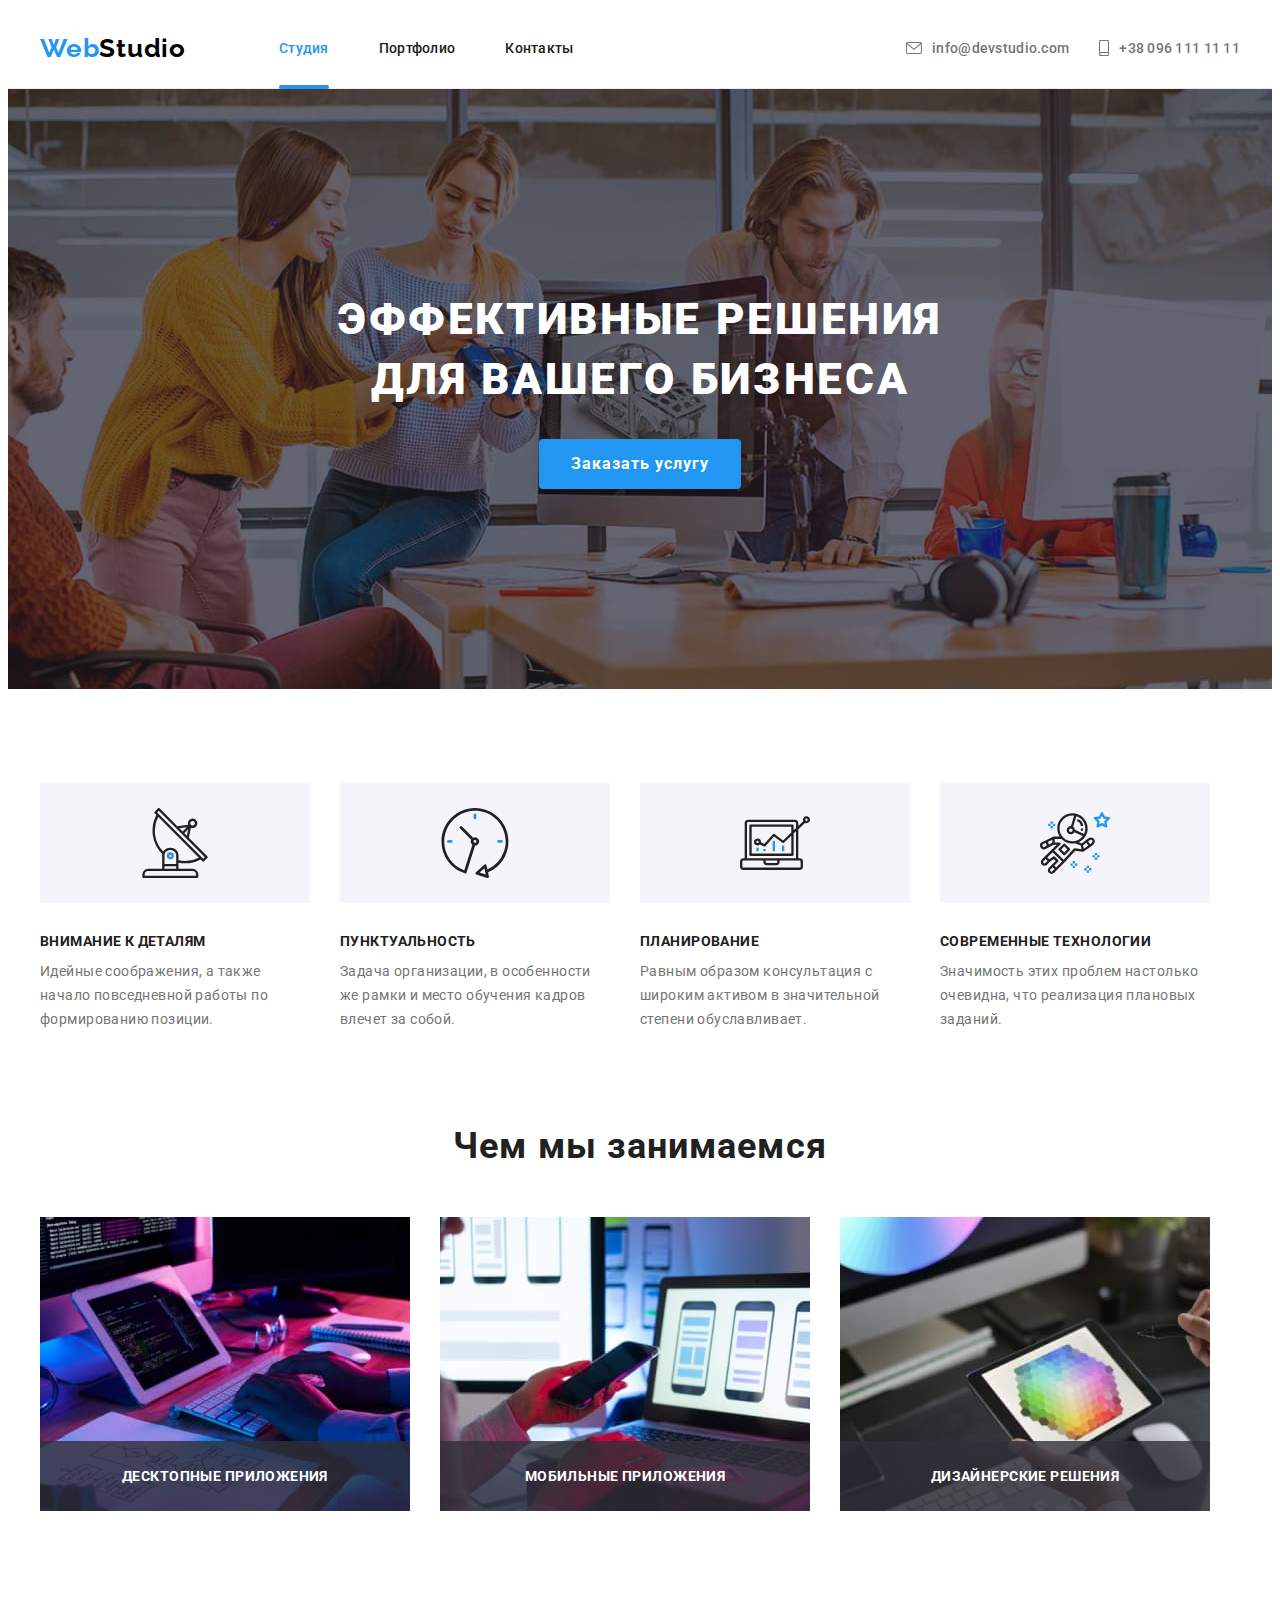
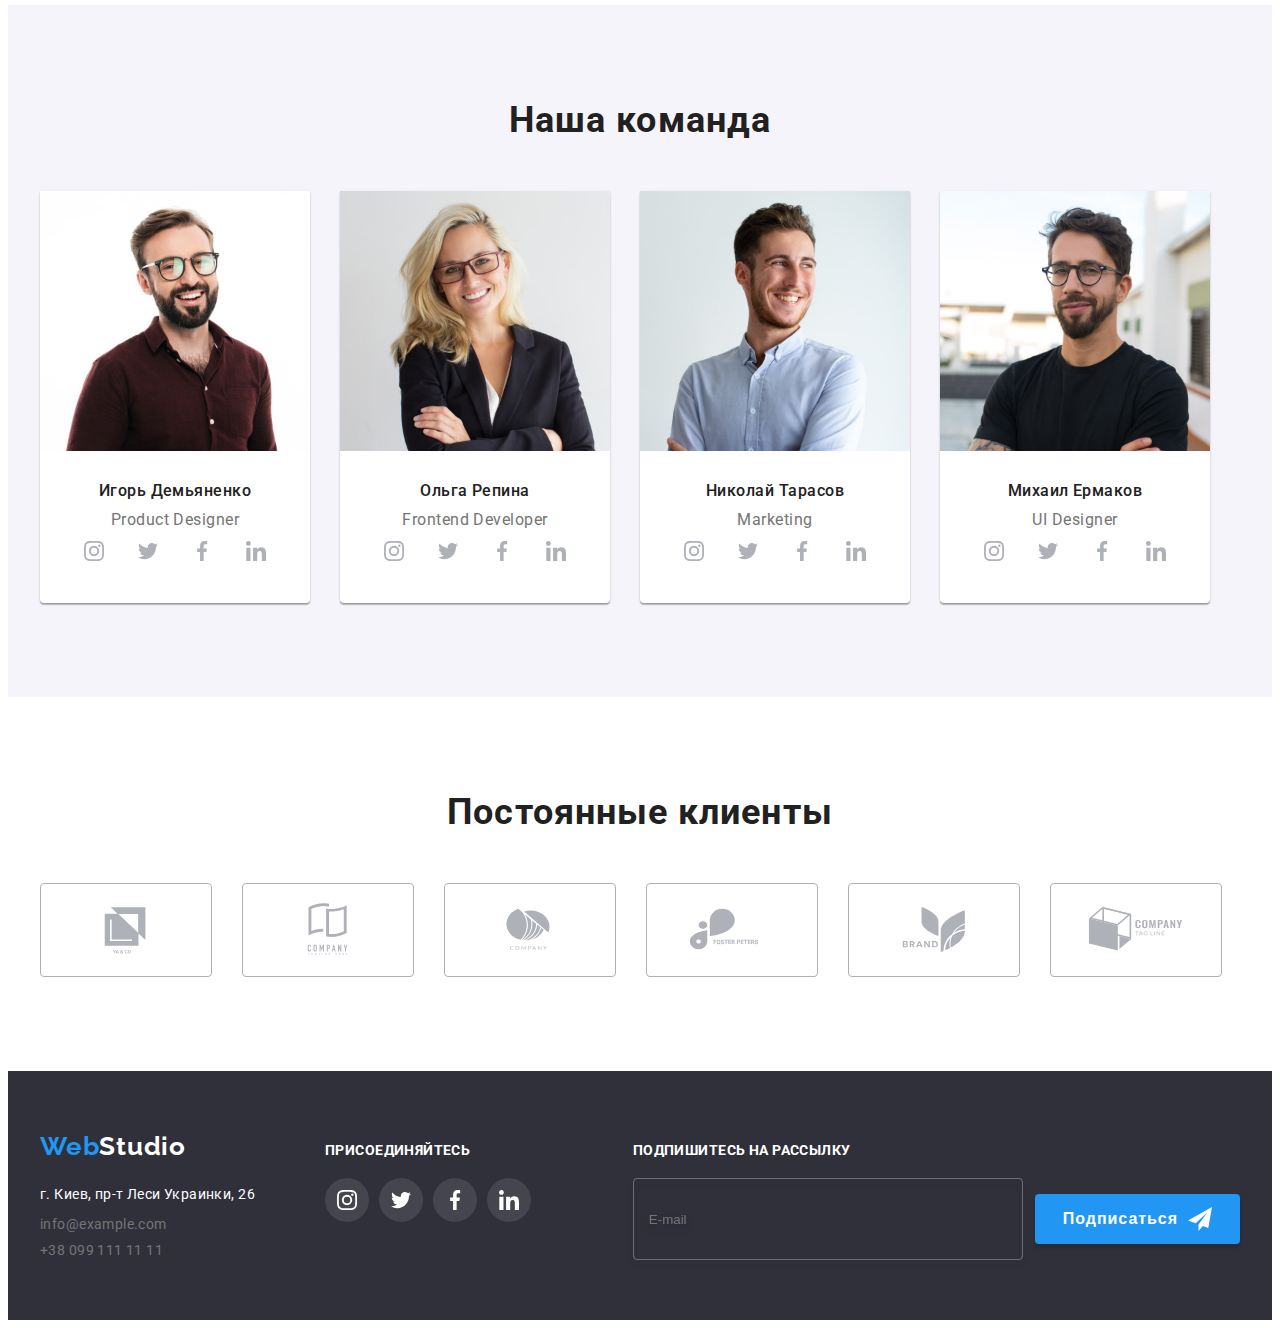
<file: index.html>
<!DOCTYPE html>
<html lang=ru>

<head>
    <meta charset="UTF-8">
    <meta http-equiv="X-UA-Compatible" content="IE=edge">
    <meta name="viewport" content="width=device-width, initial-scale=1.0">
    <title lang="en">WebStudio</title>

    <!-- Normolize  -->
    <link rel="stylesheet" href="https://cdnjs.cloudflare.com/ajax/libs/modern-normalize/1.1.0/modern-normalize.min.css"
        integrity="sha512-wpPYUAdjBVSE4KJnH1VR1HeZfpl1ub8YT/NKx4PuQ5NmX2tKuGu6U/JRp5y+Y8XG2tV+wKQpNHVUX03MfMFn9Q=="
        crossorigin="anonymous" referrerpolicy="no-referrer" />

    <!-- Підключені шрифти -->
    <link rel="preconnect" href="https://fonts.googleapis.com">
    <link rel="preconnect" href="https://fonts.gstatic.com" crossorigin>
    <link
        href="https://fonts.googleapis.com/css2?family=Raleway:wght@700&family=Roboto:wght@100;400;500;700;900&display=swap"
        rel="stylesheet">

    <!-- CSS -->
    <link rel="stylesheet" href="./css/styles.css">

</head>

<body>
    <!-- Секція навігації Header -->
    <header class="header">
        <!-- Навігація по сайту -->
        <div class="container header-container">
            <nav class="header-nav">
                <a class="logo-link link" href="./index.html" lang="en">
                    <span class="logo-style">Web</span>Studio
                </a>
                <ul class="list header-nav-list">
                    <li class="header-item sectiontem">
                        <a class="link header-link current" href="./index.html" lang="ru">Студия</a>
                    </li>
                    <li class="header-item sectiontem">
                        <a class="link header-link" href="./portfolio.html" lang="ru">Портфолио</a>
                    </li>
                    <li class="header-item sectiontem">
                        <a class="link header-link" href="#" lang="ru">Контакты</a>
                    </li>
                </ul>
            </nav>
            <!-- Е-меіл і телефон -->
            <ul class="list header-auth">
                <li class="auth-item">
                    <a class="link header-auth-link" href="mailto:info@devstudio.com">
                        <svg class="icons-contacts" width="16" height="12">
                            <use href="./images/icons.svg#envelope"></use>
                        </svg>info@devstudio.com</a>
                </li>
                <li class="auth-item">
                    <a class="link header-auth-link header-phone" href="tel:+380961111111">
                        <svg class="icons-contacts" width="10" height="16">
                            <use href="./images/icons.svg#smartphone"></use>
                        </svg>+38 096 111 11 11</a>
                </li>
            </ul>
        </div>

    </header>

    <!-- Секція головного контенту -->
    <main class="maim">
        <!-- Секція заголовку і кнопки -->
        <section class="section hero-section">
            <div class="container">
                <h1 class="hero-title" lang="ru">Эффективные решения для вашего бизнеса</h1>
                <button class="btn btn-mode-dark" type="button" data-modal-open>Заказать услугу</button>

            </div>
        </section>
        <!-- Особливості -->
        <section class="section feature">
            <div class="container">
                <h2 class="visually-hidden">Особенности</h2>
                <ul class="list feature-list">
                    <li class="feature-item">
                        <div class="benefits-box-icons">
                            <svg class="benefits-icons" width="70px" height="70px">
                                <use href="./images/icons.svg#antenna"></use>
                            </svg>
                        </div>
                        <h3 class="title feature-title" lang="ru">Внимание к деталям</h3>
                        <p class="text feature-uppertitle" lang="ru">Идейные соображения, а также начало повседневной
                            работы по формированию позиции.</p>
                    </li>
                    <li class="feature-item">
                        <div class="benefits-box-icons">
                            <svg class="benefits-icons" width="70px" height="70px">
                                <use href="./images/icons.svg#clock"></use>
                            </svg>
                        </div>
                        <h3 class="title feature-title" lang="ru">Пунктуальность</h3>
                        <p class="text feature-uppertitle" lang="ru">Задача организации, в особенности же рамки и место
                            обучения кадров влечет за собой.</p>
                    </li>
                    <li class="feature-item">
                        <div class="benefits-box-icons">
                            <svg class="benefits-icons" width="70px" height="70px">
                                <use href="./images/icons.svg#diagram"></use>
                            </svg>
                        </div>
                        <h3 class="title feature-title" lang="ru">Планирование</h3>
                        <p class="text feature-uppertitle" lang="ru">Равным образом консультация с широким активом в
                            значительной степени обуславливает.</p>
                    </li>
                    <li class="feature-item">
                        <div class="benefits-box-icons">
                            <svg class="benefits-icons" width="70px" height="70px">
                                <use href="./images/icons.svg#astronaut"></use>
                            </svg>
                        </div>
                        <h3 class="title feature-title" lang="ru">Современные технологии</h3>
                        <p class="text feature-uppertitle" lang="ru">Значимость этих проблем настолько очевидна, что
                            реализация плановых заданий.</p>
                    </li>
                </ul>
            </div>
        </section>
        <!-- О нас фото -->
        <section class="section about">
            <div class="container">
                <h2 class="title about-title" lang="ru">Чем мы занимаемся</h2>
                <ul class="list about-list">
                    <li class="about-item">
                        <img class="about-img" src="./images/about/box-planshet-z-klaviaturoy.jpg"
                            alt="Руки печатают на портативной клавиатуре програмный код на планшете" width="370">
                        <p class="about-txt">Десктопные приложения</p>
                    </li>
                    <li class="about-item">
                        <img class="about-img" src="./images/about/box-telephon.jpg"
                            alt="Телефон, ноутбук, проекторное дублировние картинки на ноутбуке" width="370">
                        <p class="about-txt">Мобильные приложения</p>
                    </li>
                    <li class="about-item">
                        <img class="about-img" src="./images/about/box-planshet-z-palitroi.jpg"
                            alt="Планшет з палитрой цветов" width="370">
                        <p class="about-txt">Дизайнерские решения</p>
                    </li>
                </ul>
            </div>
        </section>
        <!-- О сотрудниках з фото -->
        <section class="section team">
            <div class="container">
                <h2 class="title team-title" lang="ru">Наша команда</h2>
                <ul class="list team-list">
                    <li class="team-item">
                        <img class="team-img" src="./images/team/img-igor.jpg"
                            alt="Мужичина с бородой в очках в коричневой рубашке" width="270">
                        <div class="card">
                            <h3 class="title team-uppertitle" lang="ru">Игорь Демьяненко</h3>
                            <p class="text team-text" lang="en">Product Designer</p>
                            <ul class="list team-list-icons">
                                <li class="team-item-icons">
                                    <a class="link team-link-icons" target="_blank" rel="noopener noreferrer"
                                        href="https://www.instagram.com/" aria-label="Инстаграм">
                                        <svg class="team-icons" width="20" height="20">
                                            <use href="./images/icons.svg#instagram"></use>
                                        </svg>
                                    </a>
                                </li>
                                <li class="team-item-icons">
                                    <a class="link team-link-icons" target="_blank" rel="noopener noreferrer"
                                        href="https://twitter.com/?lang=ru" aria-label="Твиттер">
                                        <svg class="team-icons" width="20" height="20">
                                            <use href="./images/icons.svg#twitter"></use>
                                        </svg>
                                    </a>
                                </li>
                                <li class="team-item-icons">
                                    <a class="link team-link-icons" target="_blank" rel="noopener noreferrer"
                                        href="https://www.facebook.com/" aria-label="Фейсбук">
                                        <svg class="team-icons" width="20" height="20">
                                            <use href="./images/icons.svg#facebook"></use>
                                        </svg>
                                    </a>
                                </li>
                                <li class="team-item-icons">
                                    <a class="link team-link-icons" target="_blank" rel="noopener noreferrer"
                                        href="https://www.linkedin.com/" aria-label="Линкедин">
                                        <svg class="team-icons" width="20" height="20">
                                            <use href="./images/icons.svg#linkedin"></use>
                                        </svg>
                                    </a>
                                </li>
                            </ul>
                        </div>
                    </li>
                    <li class="team-item">

                        <img class="team-img" src="./images/team/img-olha.jpg" alt="Блондинка в очках и черном пиджаке"
                            width="270">
                        <div class="card">
                            <h3 class="title team-uppertitle" lang="ru">Ольга Репина</h3>
                            <p class="text team-text" lang="en">Frontend Developer</p>
                            <ul class="list team-list-icons">
                                <li>
                                    <a class="link team-link-icons" target="_blank" rel="noopener noreferrer"
                                        href="https://www.instagram.com/" aria-label="Инстаграм">
                                        <svg class="team-icons" width="20" height="20">
                                            <use href="./images/icons.svg#instagram"></use>
                                        </svg>
                                    </a>
                                </li>
                                <li>
                                    <a class="link team-link-icons" target="_blank" rel="noopener noreferrer"
                                        href="https://twitter.com/?lang=ru" aria-label="Твиттер">
                                        <svg class="team-icons" width="20" height="20">
                                            <use href="./images/icons.svg#twitter"></use>
                                        </svg>
                                    </a>
                                </li>
                                <li>
                                    <a class="link team-link-icons" target="_blank" rel="noopener noreferrer"
                                        href="https://www.facebook.com/" aria-label="Фейсбук">
                                        <svg class="team-icons" width="20" height="20">
                                            <use href="./images/icons.svg#facebook"></use>
                                        </svg>
                                    </a>
                                </li>
                                <li>
                                    <a class="link team-link-icons" target="_blank" rel="noopener noreferrer"
                                        href="https://www.linkedin.com/" aria-label="Линкедин">
                                        <svg class="team-icons" width="20" height="20">
                                            <use href="./images/icons.svg#linkedin"></use>
                                        </svg>
                                    </a>
                                </li>
                            </ul>
                        </div>
                    </li>
                    <li class="team-item">
                        <img class="team-img" src="./images/team/img-nikita.jpg"
                            alt="Парень с бородой в белой рубашке улибается" width="270">
                        <div class="card">
                            <h3 class="title team-uppertitle" lang="ru">Николай Тарасов</h3>
                            <p class="text team-text" lang="en">Marketing</p>
                            <ul class="list team-list-icons">
                                <li>
                                    <a class="link team-link-icons" target="_blank" rel="noopener noreferrer"
                                        href="https://www.instagram.com/" aria-label="Инстаграм">
                                        <svg class="team-icons" width="20" height="20">
                                            <use href="./images/icons.svg#instagram"></use>
                                        </svg>
                                    </a>
                                </li>
                                <li>
                                    <a class="link team-link-icons" target="_blank" rel="noopener noreferrer"
                                        href="https://twitter.com/?lang=ru" aria-label="Твиттер">
                                        <svg class="team-icons" width="20" height="20">
                                            <use href="./images/icons.svg#twitter"></use>
                                        </svg>
                                    </a>
                                </li>
                                <li>
                                    <a class="link team-link-icons" target="_blank" rel="noopener noreferrer"
                                        href="https://www.facebook.com/" aria-label="Фейсбук">
                                        <svg class="team-icons" width="20" height="20">
                                            <use href="./images/icons.svg#facebook"></use>
                                        </svg>
                                    </a>
                                </li>
                                <li>
                                    <a class="link team-link-icons" target="_blank" rel="noopener noreferrer"
                                        href="https://www.linkedin.com/" aria-label="Линкедин">
                                        <svg class="team-icons" width="20" height="20">
                                            <use href="./images/icons.svg#linkedin"></use>
                                        </svg>
                                    </a>
                                </li>
                            </ul>
                        </div>
                    </li>
                    <li class="team-item">
                        <img class="team-img" src="./images/team/img-misha.jpg"
                            alt="Парень в очках и борой в черной футболке" width="270">
                        <div class="card">
                            <h3 class="title team-uppertitle" lang="ru">Михаил Ермаков</h3>
                            <p class="text team-text" lang="en">UI Designer</p>
                            <ul class="list team-list-icons">
                                <li>
                                    <a class="link team-link-icons" target="_blank" rel="noopener noreferrer"
                                        href="https://www.instagram.com/" aria-label="Инстаграм">
                                        <svg class="team-icons" width="20" height="20">
                                            <use href="./images/icons.svg#instagram"></use>
                                        </svg>
                                    </a>
                                </li>
                                <li>
                                    <a class="link team-link-icons" target="_blank" rel="noopener noreferrer"
                                        href="https://twitter.com/?lang=ru" aria-label="Твиттер">
                                        <svg class="team-icons" width="20" height="20">
                                            <use href="./images/icons.svg#twitter"></use>
                                        </svg>
                                    </a>
                                </li>
                                <li>
                                    <a class="link team-link-icons" target="_blank" rel="noopener noreferrer"
                                        href="https://www.facebook.com/" aria-label="Фейсбук">
                                        <svg class="team-icons" width="20" height="20">
                                            <use href="./images/icons.svg#facebook"></use>
                                        </svg>
                                    </a>
                                </li>
                                <li>
                                    <a class="link team-link-icons" target="_blank" rel="noopener noreferrer"
                                        href="https://www.linkedin.com/" aria-label="Линкедин">
                                        <svg class="team-icons" width="20" height="20">
                                            <use href="./images/icons.svg#linkedin"></use>
                                        </svg>
                                    </a>
                                </li>
                            </ul>
                        </div>
                    </li>
                </ul>
            </div>
        </section>
        <!-- Постояние коиенти -->
        <section class="section">
            <div class="container clients-container">
                <h2 class="title clients-title">Постоянные клиенты</h2>
                <ul class="list clients-list">
                    <li>
                        <a class="clients-link link" href="./index.html" target="_blank" rel="noopener noreferrer">
                            <svg class="clients-icons" width="106" height="60">
                                <use href="./images/icons.svg#client-1"></use>
                            </svg>
                        </a>
                    </li>
                    <li>
                        <a class="clients-link link" href="./index.html" target="_blank" rel="noopener noreferrer">
                            <svg class="clients-icons" width="106" height="60">
                                <use href="./images/icons.svg#client-2"></use>
                            </svg>
                        </a>
                    </li>
                    <li>
                        <a class="clients-link link" href="./index.html" target="_blank" rel="noopener noreferrer">
                            <svg class="clients-icons" width="106" height="60">
                                <use href="./images/icons.svg#client-3"></use>
                            </svg>
                        </a>
                    </li>
                    <li>
                        <a class="clients-link link" href="./index.html" target="_blank" rel="noopener noreferrer">
                            <svg class="clients-icons" width="106" height="60">
                                <use href="./images/icons.svg#client-4"></use>
                            </svg>
                        </a>
                    </li>
                    <li>
                        <a class="clients-link link" href="./index.html" target="_blank" rel="noopener noreferrer">
                            <svg class="clients-icons" width="106" height="60">
                                <use href="./images/icons.svg#client-5"></use>
                            </svg>
                        </a>
                    </li>
                    <li>
                        <a class="clients-link link" href="./index.html" target="_blank" rel="noopener noreferrer">
                            <svg class="clients-icons" width="106" height="60">
                                <use href="./images/icons.svg#client-6"></use>
                            </svg>
                        </a>
                    </li>
                </ul>
            </div>
        </section>
    </main>
    <!-- Секція підвалу, прав, контактної інформаціх -->
    <footer class="footer">
        <div class="container footer-container">
            <div class="footer-address">
                <!-- Лого з посиланням -->
                <a class="link footer-logo" href="./index.html" lang="en"><span class="logo-style">Web</span>Studio</a>
                <address class="address">
                    <ul class="list footer-list">
                        <!-- Адреса -->
                        <li class="address-item"><a class="link address-link footer-contacts"
                                href="https://goo.gl/maps/Kzo8s4aSdxviGHbG7" target="_blank"
                                rel="noopener nofollow noreferrer">г. Киев, пр-т Леси Украинки, 26</a>
                        </li>
                        <!-- Е-меіл і телефон -->
                        <li class="address-item">
                            <a class="link footer-contacts footer-mail"
                                href="mailto:info@example.com">info@example.com</a>
                        </li>
                        <li class="address-item">
                            <a class="link footer-contacts footer-phone" href="tel:+380991111111">+38 099 111 11 11</a>
                        </li>
                    </ul>
                </address>
            </div>
            <div class="footer-socials">
                <p class="footer-socials-title">Присоединяйтесь</p>
                <ul class="list footer-socials-list">
                    <li class="footer-socials-item">
                        <a class="link footer-socials-link" target="_blank" rel="noopener noreferrer"
                            href="https://www.instagram.com/" aria-label="Инстаграм">
                            <svg class="footers-icons" width="20" height="20">
                                <use href="./images/icons.svg#instagram"></use>
                            </svg>
                        </a>
                    </li>
                    <li class="footer-socials-item">
                        <a class="link footer-socials-link" target="_blank" rel="noopener noreferrer"
                            href="https://twitter.com/?lang=ru" aria-label="Твиттер">
                            <svg class="footers-icons" width="20" height="20">
                                <use href="./images/icons.svg#twitter"></use>
                            </svg>
                        </a>
                    </li>
                    <li class=" footer-socials-item">
                        <a class="link footer-socials-link" target="_blank" rel="noopener noreferrer"
                            href="https://www.facebook.com/" aria-label="Фейсбук">
                            <svg class="footers-icons" width="20" height="20">
                                <use href="./images/icons.svg#facebook"></use>
                            </svg>
                        </a>
                    </li>
                    <li class="footer-socials-item">
                        <a class="link footer-socials-link" target="_blank" rel="noopener noreferrer"
                            href="https://www.linkedin.com/" aria-label="Линкедин">
                            <svg class="footers-icons" width="20" height="20">
                                <use href="./images/icons.svg#linkedin"></use>
                            </svg>
                        </a>
                    </li>
                </ul>
            </div>
            <!-- Subscribe -->
            <div class="subscribe-container">
                <p class="footer-socials-title subscribe-slogan">Подпишитесь на рассылку</p>
                <form class="subsribe-form">
                    <label class="email-label visually-hidden" for="mail-subscribe"></label>
                    <input class="email-input" type="email" name="mail-subscribe" id="mail-subscribe"
                        placeholder="E-mail" required />
                    <button class="subscribe-btn" type="submit">
                        Подписаться
                        <svg class="subscribe-icon" width="24" height="24">
                            <use href="./images/icons.svg#send-footer"></use>
                        </svg>
                    </button>
                </form>
            </div>
        </div>
    </footer>

    <!-- Modal window -->
    <div class="backdrop is-hidden" data-modal>
        <div class="modal">
            <button class="modal-btn" type="button" data-modal-close>
                <svg class="modal-btn-icon" width="18" height="18">
                    <use href="./images/icons.svg#close-black-icon"></use>
                </svg>
            </button>

            <!-- Registration form -->

            <form class="form modal-form">
                <strong class="title form-title">Оставьте свои данные, мы вам перезвоним</strong>

                <label class="registration-label" for="name">Имя</label>
                <div class="input-field">
                    <input class="form-input" type="text" name="name" id="name" placeholder="" autofocus required />
                    <svg class="registration-icon" width="18" height="18">
                        <use href="./images/icons.svg#person-form"></use>
                    </svg>
                </div>

                <label class="registration-label" for="tel">Телефон</label>
                <div class="input-field">
                    <input class="form-input" type="tel" name="tel" id="tel" placeholder="" required />
                    <svg class="registration-icon" width="18" height="18">
                        <use href="./images/icons.svg#phone-form"></use>
                    </svg>
                </div>

                <label class="registration-label" for="mail">Почта</label>
                <div class="input-field">
                    <input class="form-input" type="email" name="mail" id="mail" placeholder="" required />
                    <svg class="registration-icon" width="18" height="18">
                        <use href="./images/icons.svg#email-form"></use>
                    </svg>
                </div>

                <label class="registration-label" for="comment">Комментарий</label>
                <textarea class="form-input comment" name="comment" id="comment" cals="30" rows="5"
                    placeholder="Введите текст"></textarea>

                <label class="policy-label">
                    <input class="checkbox visually-hidden" type="checkbox" name="checkbox" value="agrement"
                        id="checkbox" required />
                    <svg class="checkbox-icon" width="16" height="15">
                        <use class="checkbox-icon-empty" href="./images/icons/sprite.svg#icon-check-box"></use>
                        <use class="checkbox-icon-checked" href="./images/icons/sprite.svg#icon-check"></use>
                    </svg>
                    <span class="checkbox-text"></span>Соглашаюсь с рассылкой и принимаю&nbsp;
                    <a class="policy-link" href="" target="_blank" rel="noopener noreferrer">Условия договора</a>
                </label>


                <button class="registration-btn" type="submit">Відправити</button>
            </form>
        </div>
    </div>

    <!-- JS modal window script -->
    <script src="./js/modal.js"></script>

    <!-- JS registration form -->
    <script src="./js/registration.js"></script>
</body>

</html>
</file>
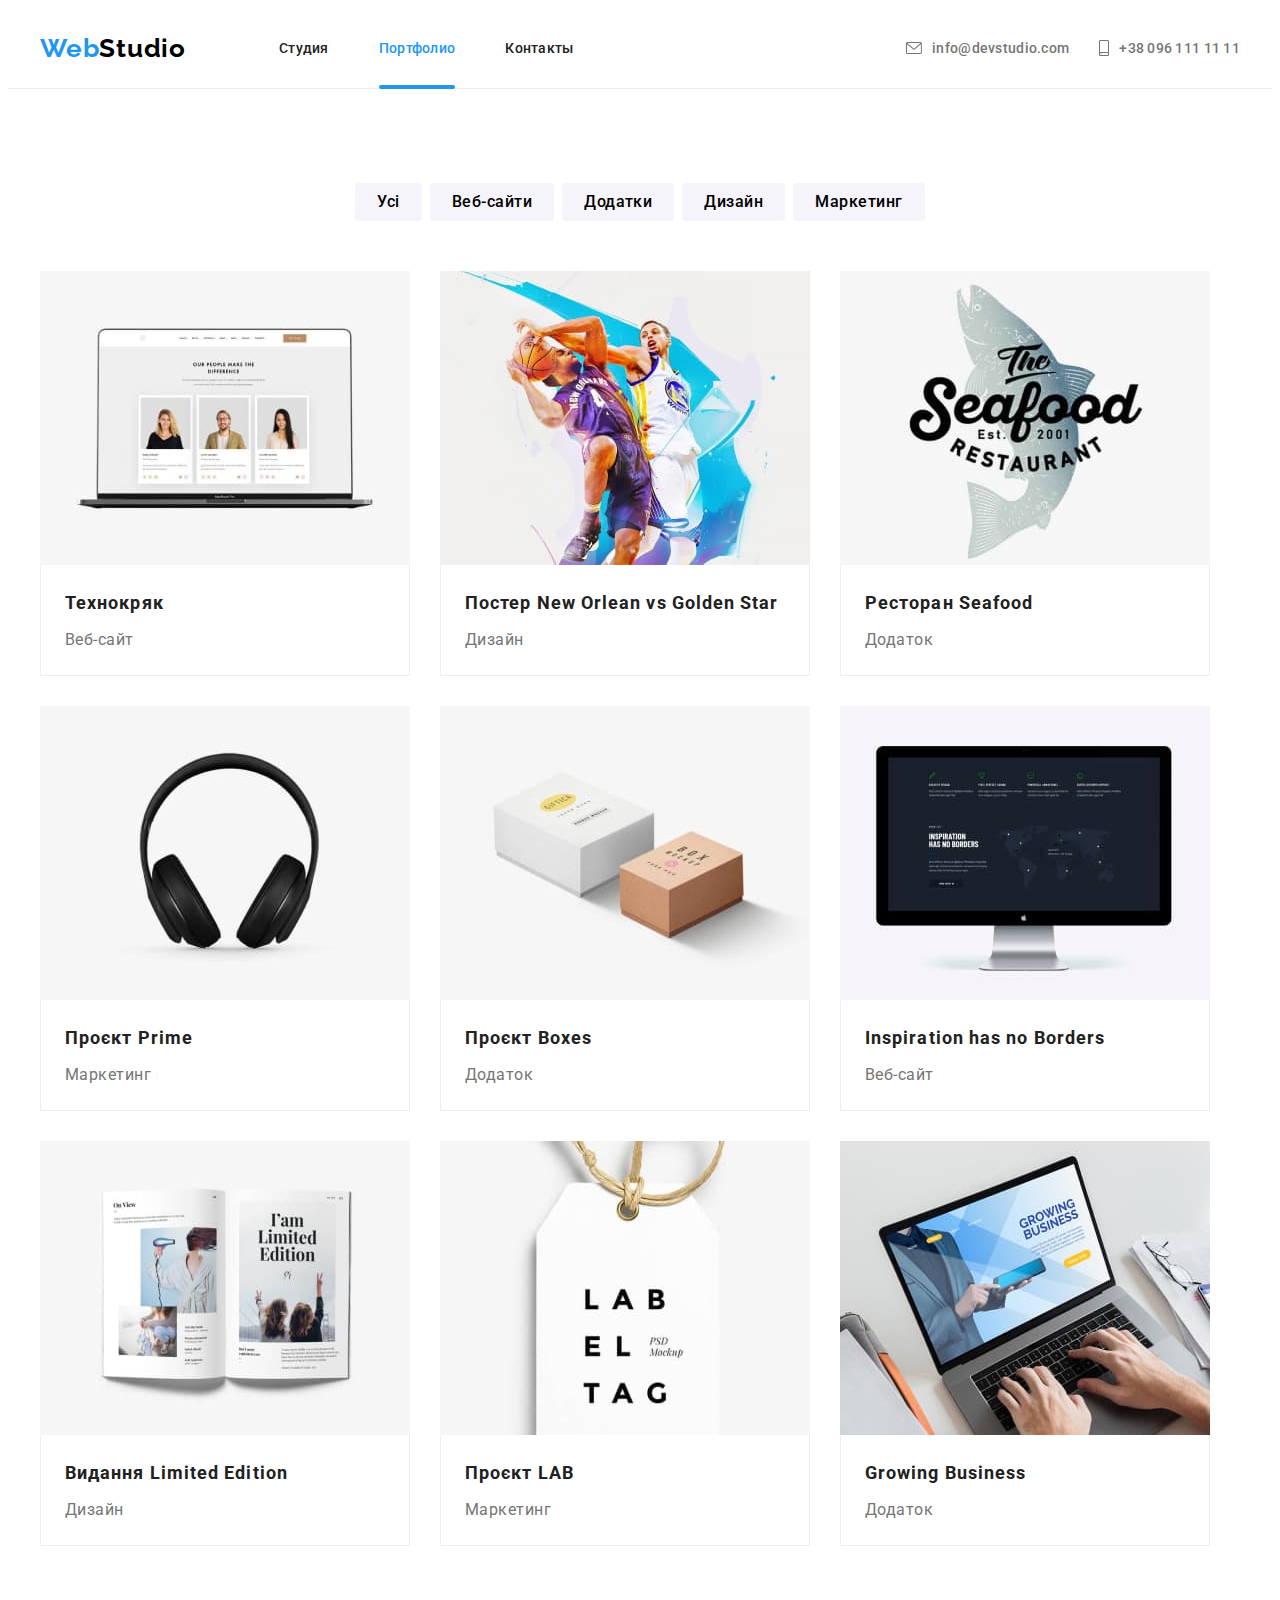
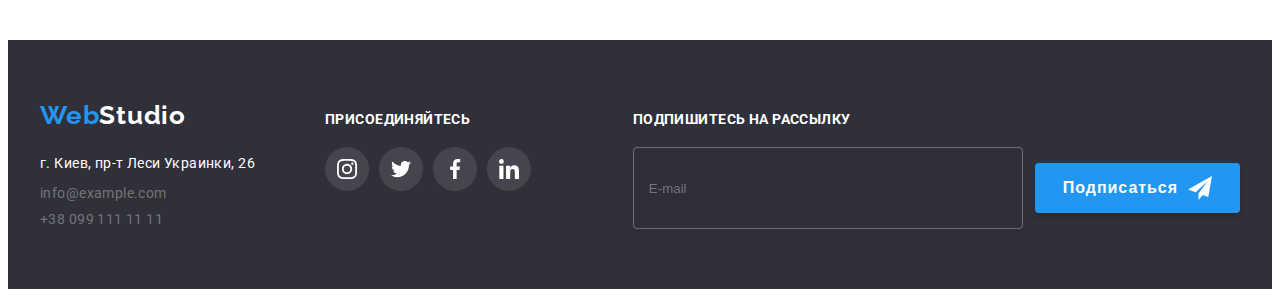
<file: portfolio.html>
<!DOCTYPE html>
<html lang=ru>

<head>
    <meta charset="UTF-8">
    <meta http-equiv="X-UA-Compatible" content="IE=edge">
    <meta name="viewport" content="width=device-width, initial-scale=1.0">
    <title lang="en">Portfolio</title>

    <!-- Normolize  -->
    <link rel="stylesheet" href="https://cdnjs.cloudflare.com/ajax/libs/modern-normalize/1.1.0/modern-normalize.min.css"
        integrity="sha512-wpPYUAdjBVSE4KJnH1VR1HeZfpl1ub8YT/NKx4PuQ5NmX2tKuGu6U/JRp5y+Y8XG2tV+wKQpNHVUX03MfMFn9Q=="
        crossorigin="anonymous" referrerpolicy="no-referrer" />

    <!-- Підключені шрифти -->
    <link rel="preconnect" href="https://fonts.googleapis.com">
    <link rel="preconnect" href="https://fonts.gstatic.com" crossorigin>
    <link
        href="https://fonts.googleapis.com/css2?family=Raleway:wght@700&family=Roboto:wght@100;400;500;700;900&display=swap"
        rel="stylesheet">

    <!-- CSS -->
    <link rel="stylesheet" href="./css/styles.css">

</head>

<body>
    <!-- Секція навігації Header -->
    <header class="header">
        <!-- Навігація по сайту -->
        <div class="container header-container">
            <nav class="header-nav">
                <a class="logo-link link" href="./index.html" lang="en">
                    <span class="logo-style">Web</span>Studio
                </a>
                <ul class="list header-nav-list">
                    <li class="header-item sectiontem">
                        <a class="link header-link" href="./index.html" lang="ru">Студия</a>
                    </li>
                    <li class="header-item sectiontem">
                        <a class="link header-link current" href="./portfolio.html" lang="ru">Портфолио</a>
                    </li>
                    <li class="header-item sectiontem">
                        <a class="link header-link" href="#" lang="ru">Контакты</a>
                    </li>
                </ul>
            </nav>
            <!-- Е-меіл і телефон -->
            <ul class="list header-auth">
                <li class="auth-item">
                    <a class="link header-auth-link" href="mailto:info@devstudio.com">
                        <svg class="icons-contacts" width="16" height="12">
                            <use href="./images/icons.svg#envelope"></use>
                        </svg>info@devstudio.com</a>
                </li>
                <li class="auth-item">
                    <a class="link header-auth-link header-phone" href="tel:+380961111111">
                        <svg class="icons-contacts" width="10" height="16">
                            <use href="./images/icons.svg#smartphone"></use>
                        </svg>+38 096 111 11 11</a>
                </li>
            </ul>
        </div>

    </header>

    <!-- Секція головного контенту Portfolio-->
    <main>
        <section class="section">
            <h1 class="visually-hidden">Фильтр</h1>
            <div class="container">
                <ul class="list btn-list">
                    <li class="btn-item">
                        <button class="filter-btn" type="button">Усі</button>
                    </li>
                    <li class="btn-item">
                        <button class="filter-btn" type="button">Веб-сайти</button>
                    </li>
                    <li class="btn-item">
                        <button class="filter-btn" type="button">Додатки</button>
                    </li>
                    <li class="btn-item">
                        <button class="filter-btn" type="button">Дизайн</button>
                    </li>
                    <li class="btn-item">
                        <button class="filter-btn" type="button">Маркетинг</button>
                    </li>
                </ul>
                <ul class="list filter-list">
                    <li>
                        <a href="#" class="filter-link">
                            <div class="filter-box">
                                <img class="filter-img" src="./images/portfolio/technocryke.jpg"
                                    alt="Сторінка про нас на ноутбуці" width="370">
                                <div class="filter-over-box">
                                    <p class="filter-box-txt">
                                        Ресурс предлагает комплексные предложения с разным уровнем функционала и
                                        сервисов.
                                        Все это
                                        позволит посетителю получить исчерпывающие сведения о&nbspкомпании или частном
                                        лице.
                                    </p>
                                </div>
                            </div>

                            <div class="portfolio-card">
                                <h2 class="filter-title">Технокряк</h2>
                                <p class="filter-text">Веб-сайт</p>
                            </div>
                        </a>
                    </li>
                    <li>
                        <a href="#" class="filter-link">
                            <div class="filter-box">
                                <img class="filter-img" src="./images/portfolio/posterstar.jpg" alt="два бейсболисти"
                                    width="370">
                                <div class="filter-over-box">
                                    <p class="filter-box-txt">
                                        Ресурс предлагает комплексные предложения с разным уровнем функционала и
                                        сервисов.
                                        Все это
                                        позволит посетителю получить исчерпывающие сведения о&nbspкомпании или частном
                                        лице.
                                    </p>
                                </div>
                            </div>

                            <div class="portfolio-card">
                                <h2 class="filter-title">Постер New Orlean vs Golden Star</h2>
                                <p class="filter-text">Дизайн</p>
                            </div>
                        </a>
                    </li>
                    <li>
                        <a href="#" class="filter-link">
                            <div class="filter-box">
                                <img class="filter-img" src="./images/portfolio/seafood.jpg"
                                    alt="назва ресторану на фоні риби" width="370">
                                <div class="filter-over-box">
                                    <p class="filter-box-txt">
                                        Ресурс предлагает комплексные предложения с разным уровнем функционала и
                                        сервисов.
                                        Все это
                                        позволит посетителю получить исчерпывающие сведения о&nbspкомпании или частном
                                        лице.
                                    </p>
                                </div>
                            </div>

                            <div class="portfolio-card">
                                <h2 class="filter-title">Ресторан Seafood</h2>
                                <p class="filter-text">Додаток</p>
                            </div>
                        </a>

                    </li>
                    <li>
                        <a href="#" class="filter-link">
                            <div class="filter-box">
                                <img class="filter-img" src="./images/portfolio/prime.jpg" alt="навушники" width="370">
                                <div class="filter-over-box">
                                    <p class="filter-box-txt">
                                        Ресурс предлагает комплексные предложения с разным уровнем функционала и
                                        сервисов.
                                        Все это
                                        позволит посетителю получить исчерпывающие сведения о&nbspкомпании или частном
                                        лице.
                                    </p>
                                </div>
                            </div>

                            <div class="portfolio-card">
                                <h2 class="filter-title">Проєкт Prime</h2>
                                <p class="filter-text">Маркетинг</p>
                            </div>
                        </a>

                    </li>
                    <li>
                        <a href="#" class="filter-link">
                            <div class="filter-box">
                                <img class="filter-img" src="./images/portfolio/box.jpg" alt="дві коробки" width="370">
                                <div class="filter-over-box">
                                    <p class="filter-box-txt">
                                        Ресурс предлагает комплексные предложения с разным уровнем функционала и
                                        сервисов.
                                        Все это
                                        позволит посетителю получить исчерпывающие сведения о&nbspкомпании или частном
                                        лице.
                                    </p>
                                </div>
                            </div>
                            <div class="portfolio-card">
                                <h2 class="filter-title">Проєкт Boxes</h2>
                                <p class="filter-text">Додаток</p>
                            </div>
                        </a>

                    </li>
                    <li>
                        <a href="#" class="filter-link">
                            <div class="filter-box">
                                <img class="filter-img" src="./images/portfolio/border.jpg" alt="монітор" width="370">
                                <div class="filter-over-box">
                                    <p class="filter-box-txt">
                                        Ресурс предлагает комплексные предложения с разным уровнем функционала и
                                        сервисов.
                                        Все это
                                        позволит посетителю получить исчерпывающие сведения о&nbspкомпании или частном
                                        лице.
                                    </p>
                                </div>
                            </div>

                            <div class="portfolio-card">
                                <h2 class="filter-title">Inspiration has no Borders</h2>
                                <p class="filter-text">Веб-сайт</p>
                            </div>
                        </a>

                    </li>
                    <li>
                        <a href="#" class="filter-link">
                            <div class="filter-box">
                                <img class="filter-img" src="./images/portfolio/limited.jpg" alt="розгорнута книга"
                                    width="370">
                                <div class="filter-over-box">
                                    <p class="filter-box-txt">
                                        Ресурс предлагает комплексные предложения с разным уровнем функционала и
                                        сервисов.
                                        Все это
                                        позволит посетителю получить исчерпывающие сведения о&nbspкомпании или частном
                                        лице.
                                    </p>
                                </div>
                            </div>

                            <div class="portfolio-card">
                                <h2 class="filter-title">Видання Limited Edition</h2>
                                <p class="filter-text">Дизайн</p>
                            </div>
                        </a>

                    </li>
                    <li>
                        <a href="#" class="filter-link">
                            <div class="filter-box">
                                <img class="filter-img" src="./images/portfolio/lab.jpg" alt="лейбл з написом лаб"
                                    width="370">
                                <div class="filter-over-box">
                                    <p class="filter-box-txt">
                                        Ресурс предлагает комплексные предложения с разным уровнем функционала и
                                        сервисов.
                                        Все это
                                        позволит посетителю получить исчерпывающие сведения о&nbspкомпании или частном
                                        лице.
                                    </p>
                                </div>
                            </div>

                            <div class="portfolio-card">
                                <h2 class="filter-title">Проєкт LAB</h2>
                                <p class="filter-text">Маркетинг</p>
                            </div>
                        </a>

                    </li>
                    <li>
                        <a href="#" class="filter-link">
                            <div class="filter-box">
                                <img class="filter-img" src="./images/portfolio/growing.jpg"
                                    alt="друкування на ноутбуці" width="370">
                                <div class="filter-over-box">
                                    <p class="filter-box-txt">
                                        Ресурс предлагает комплексные предложения с разным уровнем функционала и
                                        сервисов.
                                        Все это
                                        позволит посетителю получить исчерпывающие сведения о&nbspкомпании или частном
                                        лице.
                                    </p>
                                </div>
                            </div>

                            <div class="portfolio-card">
                                <h2 class="filter-title">Growing Business</h2>
                                <p class="filter-text">Додаток</p>
                            </div>
                        </a>

                    </li>
                </ul>
            </div>
        </section>
    </main>
    <!-- Секція підвалу, прав, контактної інформаціх -->
    <footer class="footer">
        <div class="container footer-container">
            <div class="footer-address">
                <!-- Лого з посиланням -->
                <a class="link footer-logo" href="./index.html" lang="en"><span class="logo-style">Web</span>Studio</a>
                <address class="address">
                    <ul class="list footer-list">
                        <!-- Адреса -->
                        <li class="address-item"><a class="link address-link footer-contacts"
                                href="https://goo.gl/maps/Kzo8s4aSdxviGHbG7" target="_blank"
                                rel="noopener nofollow noreferrer">г. Киев, пр-т Леси Украинки, 26</a>
                        </li>
                        <!-- Е-меіл і телефон -->
                        <li class="address-item">
                            <a class="link footer-contacts footer-mail"
                                href="mailto:info@example.com">info@example.com</a>
                        </li>
                        <li class="address-item">
                            <a class="link footer-contacts footer-phone" href="tel:+380991111111">+38 099 111 11 11</a>
                        </li>
                    </ul>
                </address>
            </div>
            <div class="footer-socials">
                <p class="footer-socials-title">Присоединяйтесь</p>
                <ul class="list footer-socials-list">
                    <li class="footer-socials-item">
                        <a class="link footer-socials-link" target="_blank" rel="noopener noreferrer"
                            href="https://www.instagram.com/" aria-label="Инстаграм">
                            <svg class="footers-icons" width="20" height="20">
                                <use href="./images/icons.svg#instagram"></use>
                            </svg>
                        </a>
                    </li>
                    <li class="footer-socials-item">
                        <a class="link footer-socials-link" target="_blank" rel="noopener noreferrer"
                            href="https://twitter.com/?lang=ru" aria-label="Твиттер">
                            <svg class="footers-icons" width="20" height="20">
                                <use href="./images/icons.svg#twitter"></use>
                            </svg>
                        </a>
                    </li>
                    <li class=" footer-socials-item">
                        <a class="link footer-socials-link" target="_blank" rel="noopener noreferrer"
                            href="https://www.facebook.com/" aria-label="Фейсбук">
                            <svg class="footers-icons" width="20" height="20">
                                <use href="./images/icons.svg#facebook"></use>
                            </svg>
                        </a>
                    </li>
                    <li class="footer-socials-item">
                        <a class="link footer-socials-link" target="_blank" rel="noopener noreferrer"
                            href="https://www.linkedin.com/" aria-label="Линкедин">
                            <svg class="footers-icons" width="20" height="20">
                                <use href="./images/icons.svg#linkedin"></use>
                            </svg>
                        </a>
                    </li>
                </ul>
            </div>
            <!-- Subscribe -->
            <div class="subscribe-container">
                <p class="footer-socials-title subscribe-slogan">Подпишитесь на рассылку</p>
                <form class="subsribe-form">
                    <label class="email-label visually-hidden" for="mail-subscribe"></label>
                    <input class="email-input" type="email" name="mail-subscribe" id="mail-subscribe"
                        placeholder="E-mail" required />
                    <button class="subscribe-btn" type="submit">
                        Подписаться
                        <svg class="subscribe-icon" width="24" height="24">
                            <use href="./images/icons.svg#send-footer"></use>
                        </svg>
                    </button>
                </form>
            </div>
        </div>
    </footer>
</body>

</html>
</file>
<file: css/styles.css>
:root {
    /* text color */
    --primary-text-color: #757575;
    --title-text-color: #212121;
    --nav-text-color: #000000;
    --footer-text-color: #ffffff;
    --auth-text-color: rbga(255, 255, 255, .6);
    /* accent color */
    --accent-color: #2196F3;
    /* background-color */
    --primary-white-color: #ffffff;
    --herro-bgc: #2F303A;
    --about-bgc: #F5F4FA;
    --portfolio-img-bgc: #EEEEEE;
    /* decorative line color */
    --icons-color: #AFB1B8;
    --output-line-color: #F5F5F5;
    /* text font */
    --main-font: 'Roboto', sans-serif;
    --secondary-font: 'Raleway', sans-serif;
    /* animation */
    --animations: 250ms cubic-bezier(0.4, 0, 0.2, 1);
    --hero-btn-box-shadow: 0px 4px 4px rgba(0, 0, 0, 0.15);
}


body {
    font-family: var(--main-font);
    letter-spacing: 0.03em;
    font-size: 14px;

    background-color: var(--primary-white-color);
    color: var(--primary-text-color);

}

/* Reset style */

h1,
h2,
h3,
h4,
h5,
h6,
p {
    margin: 0;
}

address {
    font-style: normal;
}

button {
    display: block;
    margin: 0 auto;
    cursor: pointer;
    border: none;
    border-radius: 4px;
}

.list {
    list-style: none;
    padding: 0;
    margin: 0;
}

.link,
a {
    text-decoration: none;
    color: var(--title-text-color);
}

img {
    display: block;
    max-width: 100%;
    height: auto;
}

/* Base style */

.text {
    font-weight: 400;
    font-size: 14px;
    line-height: calc(24 / 14);
    letter-spacing: 0.03em;
    color: var(--primary-text-color);
}

.title {
    font-weight: 700;
    font-size: 14px;
    line-height: calc(16 / 14);
    letter-spacing: 0.03em;
    color: var(--title-text-color);
}

.visually-hidden {
    position: absolute;
    width: 1px;
    height: 1px;
    margin: -1px;
    border: 0;
    padding: 0;
    white-space: nowrap;
    clip-path: inset(100%);
    clip: rect(0 0 0 0);
    overflow: hidden;
}

.section {
    padding-top: 94px;
    padding-bottom: 94px;
}

.container {
    width: 1200px;
    padding: 0 15px;
    margin: 0 auto;
    /* outline: 2px solid orange;
  outline-offset: -2px; */
}

/* header */

.header {
    border-bottom: 1px solid #ececec;
}

.header-container {
    display: flex;
    align-items: center;
}

.header-nav {
    display: flex;
    align-items: center;
    margin-right: auto;
}

.logo-link {
    margin-right: 93px;
    color: var(--nav-text-color);
    font-family: var(--secondary-font);
    font-weight: 700;
    font-size: 26px;
    line-height: calc(31 / 26);
    letter-spacing: 0.03em;

}

.logo-style {
    color: var(--accent-color);
}

.header-nav-list {
    display: flex;
    align-items: center;
}

.header-item {
    margin-right: 50px;
}

.header-item:last-child {
    margin-right: 0;
}

.header-auth {
    display: flex;
    align-items: center;
}

.auth-item:not(:last-child) {
    margin-right: 30px;
}

.header-link,
.header-auth-link {
    position: relative;
    padding-top: 32px;
    padding-bottom: 32px;
    font-weight: 500;
    font-size: 14px;
    line-height: calc(16 / 14);
    letter-spacing: 0.02em;
    color: var(--title-text-color);

    transition: color var(--animations);
}

.header-auth-link {
    display: flex;
    align-items: center;
    color: var(--primary-text-color);
}

.header-auth-link:hover,
.header-auth-lin:focus,
.header-link:hover,
.header-link:focus {
    color: var(--accent-color);
}

.current {
    color: var(--accent-color);
}

.current::after {
    content: '';
    position: absolute;
    bottom: -1px;
    display: block;
    width: 100%;
    height: 4px;
    border-radius: 2px;
    background-color: var(--accent-color);
}

.icons-contacts {
    margin-right: 10px;
    fill: currentColor;
}


/* hero section */

.hero-section {
    background-color: var(--herro-bgc);
    text-align: center;
    padding-top: 200px;
    padding-bottom: 200px;
    margin-right: auto;
    margin-left: auto;
    max-width: 1600px;

    background-image: linear-gradient(to right, rgb(47, 48, 58, 0.4), rgba(47, 48, 58, 0.4)), url(../images/about/hero.jpg);
    background-repeat: no-repeat;
    background-position: center;
    background-size: cover;
}


.hero-title {
    margin-top: 0;
    margin-bottom: 30px;
    margin-right: auto;
    margin-left: auto;
    text-align: center;

    width: 696px;
    font-weight: 900;
    font-size: 44px;
    line-height: calc(60 / 44);
    letter-spacing: 0.06em;
    text-transform: uppercase;
    color: var(--primary-white-color);
}

.btn {
    display: flex;
    margin-left: auto;
    margin-right: auto;
    padding-top: 10px;
    padding-right: 32px;
    padding-bottom: 10px;
    padding-left: 32px;
    background-color: var(--accent-color);
    color: var(--footer-text-color);
    font-family: inherit;
    font-weight: 700;
    font-size: 16px;
    line-height: calc(30 / 16);
    letter-spacing: 0.06em;
    box-shadow: 0px 4px 4px rgba(0, 0, 0, 0.15);

    transition: background-color var(--animations), box-shadow var(--animations), border-radius var(--animations);
}

.btn:hover,
.btn:focus {
    background-color: #188CE8;
    box-shadow: 0px 4px 4px rgba(0, 0, 0, 0.15);
    border-radius: 4px;
}



/* feature */
.feature {
    padding-bottom: 0;
}

.feature-list {
    display: flex;
    justify-content: flex-start;
    gap: 30px;
}

.feature-item {
    flex-basis: 270px;
}

.feature-title {
    text-transform: uppercase;
    margin-bottom: 10px;
}

.benefits-box-icons {
    display: flex;
    justify-content: center;
    align-items: center;
    width: 270px;
    height: 120px;
    margin-bottom: 30px;
    background-color: var(--about-bgc);
}

.benefits-icons {
    background-color: var(--light-bg-color);
}



/* about */

.about-list,
.team-list {
    display: flex;
    gap: 30px;
}

.about-title,
.team-title {
    margin-bottom: 50px;
    font-weight: 700;
    font-size: 36px;
    line-height: calc(42 / 36);
    text-align: center;
    letter-spacing: 0.03em;
    color: var(--title-text-color)
}

.about-item {
    position: relative;
}

.about-txt {
    display: flex;
    justify-content: center;
    align-items: center;

    position: absolute;
    bottom: 0;
    left: 0;

    width: 100%;
    height: 70px;

    font-weight: 700;
    line-height: calc(16 / 14);
    text-align: center;
    text-transform: uppercase;
    color: var(--footer-text-color);
    background-color: rgba(47, 48, 58, 0.8);
}

/* our team */
.team {
    background-color: var(--about-bgc);
}



.team-uppertitle {
    font-weight: 500;
    font-size: 16px;
    line-height: calc(19 / 16);
    text-align: center;
    letter-spacing: 0.03em;
    margin-bottom: 10px;
}

.team-item {
    background-color: var(--primary-white-color);
    box-shadow: 0px 1px 3px rgba(0, 0, 0, 0.12), 0px 1px 1px rgba(0, 0, 0, 0.14),
        0px 2px 1px rgba(0, 0, 0, 0.2);
    border-radius: 0px 0px 4px 4px;
}

.team-text {
    font-weight: 400;
    font-size: 16px;
    line-height: calc(19 / 16);
    text-align: center;
    letter-spacing: 0.03em;
}

.card {
    padding: 30px 0;
    text-align: center;
}

.team-list-icons {
    display: flex;
    justify-content: center;
    align-items: center;
    gap: 10px;
}

.team-link-icons {
    display: flex;
    width: 44px;
    height: 44px;
    justify-content: center;
    align-items: center;
    color: var(--icons-color);
    border-radius: 50%;

    transition: color var(--animations), background-color var(--animations);
}

.team-link-icons:hover,
.team-link-icons:focus {
    color: var(--primary-white-color);
    background-color: var(--accent-color);
}

.team-icons {
    fill: currentColor
}

/* Clients */

.clients-title {
    font-style: normal;
    font-size: 36px;
    line-height: calc(42 / 36);
    text-align: center;
    margin-bottom: 50px;
}

.clients-list {
    display: flex;
    gap: 30px;
}

.clients-link {
    display: flex;
    justify-content: center;
    align-items: center;
    width: 170px;
    height: 92px;
    border: 1px solid var(--icons-color);
    border-radius: 4px;
    color: var(--icons-color);

    transition: color var(--animations), border-color var(--animations);
}

.clients-link:hover,
.clients-link:focus {
    color: var(--accent-color);
    border-color: var(--auth-text-color);
}

.clients-icons {
    fill: currentColor;
}


/* footer */
.footer {
    background-color: var(--herro-bgc);
    padding-top: 60px;
    padding-bottom: 60px;
}

.footer-container {
    display: flex;
    align-items: baseline;
}

.footer-address {
    margin-right: 70px;
}

.footer-logo {
    color: var(--footer-text-color);
    font-family: var(--secondary-font);
    font-weight: 700;
    font-size: 26px;
    line-height: calc(31 / 26);
    letter-spacing: 0.03em;

}



.address .address-link {
    color: var(--footer-text-color);
    font-weight: 400;
    font-size: 14px;
    line-height: calc(24 / 14);
    letter-spacing: 0.03em;
}

.address-item:not(:last-child) {
    margin-bottom: 10px;
}


.address {
    margin-top: 20px;
}

.footer-contacts {
    color: var(--auth-text-color);
    transition: color var(--animations);
}

.address-link:hover,
.address-link:focus,
.footer-phone:hover,
.footer-phone:focus,
.footer-mail:focus,
.footer-mail:hover {
    color: var(--accent-color);
}

.footer-socials-title {
    font-weight: 700;
    line-height: calc(16 / 14);
    text-transform: uppercase;
    color: var(--footer-text-color);
    margin-bottom: 20px;
}

.footer-socials-list {
    display: flex;
    justify-content: center;
    align-items: baseline;
    gap: 10px;
}

.footer-socials-link {
    display: flex;
    justify-content: center;
    align-items: center;
    width: 44px;
    height: 44px;
    border-radius: 50%;
    background-color: rgba(255, 255, 255, 0.1);

    transition: background-color var(--animations);
}

.footer-socials-link:hover,
.footer-socials-link:focus {
    background-color: var(--accent-color);
}

.footers-icons {
    fill: #FFFFFF;
}

/* Portfolio */

.btn-list {
    display: flex;
    justify-content: center;
    gap: 8px;
    margin-bottom: 50px;
}

.filter-btn {
    padding-top: 6px;
    padding-right: 22px;
    padding-bottom: 6px;
    padding-left: 22px;
    font-family: inherit;
    font-weight: 500;
    font-size: 16px;
    line-height: calc(26 /16);
    letter-spacing: 0.03em;
    background-color: var(--about-bgc);

    transition: color var(--animations), background-color var(--animations), box-shadow var(--animations);
}

.filter-btn:focus,
.filter-btn:hover {
    background: var(--accent-color);
    color: var(--primary-white-color);
    box-shadow: 0px 3px 1px rgba(0, 0, 0, 0.1), 0px 1px 2px rgba(0, 0, 0, 0.08),
        0px 2px 2px rgba(0, 0, 0, 0.12);
}


.filter-list {
    display: flex;
    flex-wrap: wrap;
    gap: 30px;
}

.portfolio-card {
    padding: 20px 24px;
    border: 1px solid #EEEEEE;
    border-top: 0;
}

.filter-title {
    margin-bottom: 4px;
    font-weight: 700;
    font-size: 18px;
    line-height: calc(36 / 18);
    letter-spacing: 0.06em;
    color: var(--title-text-color)
}

.filter-text {
    font-weight: 400;
    font-size: 16px;
    line-height: calc(30 / 16);
    letter-spacing: 0.03em;
    color: var(--primary-text-color)
}

.filter-link {
    display: block;
}

.filter-link:hover,
.filter-link:focus {
    box-shadow: 0px 1px 1px rgb(0 0 0 / 12%), 0px 4px 4px rgb(0 0 0 / 6%), 1px 4px 6px rgb(0 0 0 / 16%);
}

.filter-box {
    position: relative;
    overflow: hidden;
}

.filter-over-box {
    position: absolute;
    top: 0;
    left: 0;

    transform: translateY(100%);

    padding-top: 63px;
    padding-right: 24px;
    padding-bottom: 63px;
    padding-left: 24px;


    background-color: rgba(33, 150, 243, 0.9);
    backdrop-filter: blur(3px);

    transition: transform var(--animations);
}

.filter-link:hover .filter-over-box,
.filter-link:focus .filter-over-box {
    transform: translateY(0);
}

.filter-box-txt {
    font-style: normal;
    font-size: 18px;
    line-height: calc(28 / 18);
    color: var(--footer-text-color);
}

/* Subscribe */

.footer-socials {
    margin-right: auto;
}

.subsribe-form {
    display: flex;
    align-items: center;
}

.email-input {
    padding: 15px;
    margin-right: 12px;

    width: 358px;
    height: 50px;
    border: 1px solid rgba(255, 255, 255, 0.3);
    filter: drop-shadow(var(--hero-btn-box-shadow));
    border-radius: 4px;
    background-color: transparent;
    color: var(--footer-text-color);
    transition: border-color 250ms cubic-bezier(0.4, 0, 0.2, 1);
}

.subscribe-btn {
    display: flex;
    align-items: center;
    text-align: center;
    padding: 10px 28px;
    border: none;
    min-width: 200px;
    height: 50px;
    border-radius: 4px;

    color: var(--footer-text-color);
    background-color: var(--accent-color);
    box-shadow: var(--hero-btn-box-shadow);
    font-weight: 700;
    font-size: 16px;
    line-height: 1.88;
    letter-spacing: 0.06em;

    cursor: pointer;

    transition: background-color 250ms cubic-bezier(0.4, 0, 0.2, 1);
}

.subscribe-icon {
    margin-left: 10px;
    fill: var(--footer-text-color);
}

/* Modal window */

.backdrop {

    position: fixed;
    top: 0;
    left: 0;

    width: 100%;
    height: 100%;

    background-color: rgba(0, 0, 0, 0.2);

    opacity: 1;
    visibility: visible;
    transition: opacity var(--primary-transition), visibility var(--primary-transition);
}

.backdrop .is-hidden .modal {
    transform: translate(-50%, -50%) scale(1.1);
}


.backdrop.is-hidden {
    opacity: 0;
    visibility: hidden;
    pointer-events: none;

}

.backdrop.is-hidden .modal {
    transform: translate(-50%, -50%) scale(1.1);
}

.modal {
    position: absolute;
    top: 50%;
    left: 50%;
    transform: translate(-50%, -50%) scale(1) rotate(0);

    padding: 40px;
    width: 528px;
    height: 581px;

    background-color: var(--footer-text-color);
    border-radius: 4px;
    box-shadow: 0px 1px 3px rgba(0, 0, 0, 0.12), 0px 1px 1px rgba(0, 0, 0, 0.14), 0px 2px 1px rgba(0, 0, 0, 0.2);
    opacity: 1;
    transform: translate(-50%, -50%) scale(1);
    transition: transform var(--primary-transition), background-color var(--primary-transition) 50ms;
}

.backdrop.is-hidden .modal {
    transform: translate(-50%, -50%) scale(1.3) rotate(1turn);
    opacity: 0;

}

.modal-btn {
    position: absolute;
    top: 8px;
    right: 8px;

    border-radius: 50%;
    border: 1px solid rgba(0, 0, 0, 0.1);
    background-color: transparent;

    display: flex;
    justify-content: center;
    align-items: center;
    width: 30px;
    height: 30px;
    padding: 0;
    cursor: pointer;

    transition: fill 250ms cubic-bezier(0.4, 0, 0.2, 1);
}

.modal-btn:hover,
.modal-btn:focus {
    fill: var(--accent-color);
}


/*------ Registration form------ */

.modal-form {
    display: flex;
    flex-direction: column;
}

.form-title {
    font-size: 20px;
    line-height: calc(23 / 20);
    text-align: center;
    margin-bottom: 12px;
}

.registration-label {
    display: flex;
    flex-direction: column;
    margin-bottom: 4px;
    font-size: 12px;
    line-height: 1.15;
    letter-spacing: 0.01em;

    color: var(--primary-text-color);
}

.input-field {
    position: relative;
    margin-bottom: 10px;
}

.form-input {
    display: block;
    padding: 12px 42px;
    height: 40px;
    width: 448px;
    border: 1px solid rgba(33, 33, 33, 0.2);
    border-radius: 4px;
    transition: border-color 250ms cubic-bezier(0.4, 0, 0.2, 1);
}

.registration-icon {
    position: absolute;
    top: 50%;
    left: 0;
    transform: translate(12px, -50%);
    fill: var(--title-text-color);
    transition: fill 250ms cubic-bezier(0.4, 0, 0.2, 1);
}

.form-input {
    font-size: 12px;
    line-height: calc(14 / 12);
    color: rgba(117, 117, 117, 0.5);
    outline: none;

}

.comment {
    width: 448px;
    height: 120px;
    margin-bottom: 20px;
    padding: 12px 11px;

    resize: none;
    padding: 12px 16px;

    border-radius: 4px;
    border: 1px solid rgba(33, 33, 33, 0.2);

    transition: border-color 250ms cubic-bezier(0.4, 0, 0.2, 1);
}



.policy-label {
    display: flex;
    align-items: center;
    justify-content: center;
    margin-bottom: 30px;

    line-height: calc(24/14);

    color: var(--primary-text-color);
}


.checkbox-text {
    user-select: none;
}

.checkbox-icon {
    margin-right: 10px;
}

.checkbox-icon-empty {
    fill: var(--title-text-color);
    opacity: 1;
    transition: opacity var(--primary-transition);
}

.checkbox:checked+.checkbox-icon .checkbox-icon-empty {
    opacity: 0;
}

.checkbox-icon-checked {
    fill: var(--accent-color);
    opacity: 0;
    transition: opacity var(--primary-transition);
}

.checkbox:checked+.checkbox-icon .checkbox-icon-checked {
    opacity: 1;
}

.policy-link {

    line-height: 1.71;
    text-decoration: underline;
    text-underline-offset: 2px;


    color: var(--accent-color);
}



.form-input:hover,
.form-input:focus-within {
    border-color: var(--accent-color);
    outline: transparent;
}

.form-input:focus-within+.registration-icon,
.form-input:hover+.registration-icon {
    fill: var(--accent-color);
}

.comment:hover,
.comment:focus-within {
    border-color: var(--accent-color);
    outline: transparent;
}


.registration-btn {
    display: flex;
    align-items: center;
    text-align: center;
    padding: 10px 52px;
    border: none;
    width: 200px;
    margin-left: auto;
    margin-right: auto;

    border-radius: 4px;

    color: var(--footer-text-color);
    background-color: var(--accent-color);
    box-shadow: var(--hero-btn-box-shadow);
    font-weight: 700;
    font-size: 16px;
    line-height: 1.88;
    letter-spacing: 0.06em;

    cursor: pointer;

    transition: background-color 250ms cubic-bezier(0.4, 0, 0.2, 1);
}

.registration-btn:hover,
.registration-btn:focus {
    background-color: #188ce8;
}
</file>
